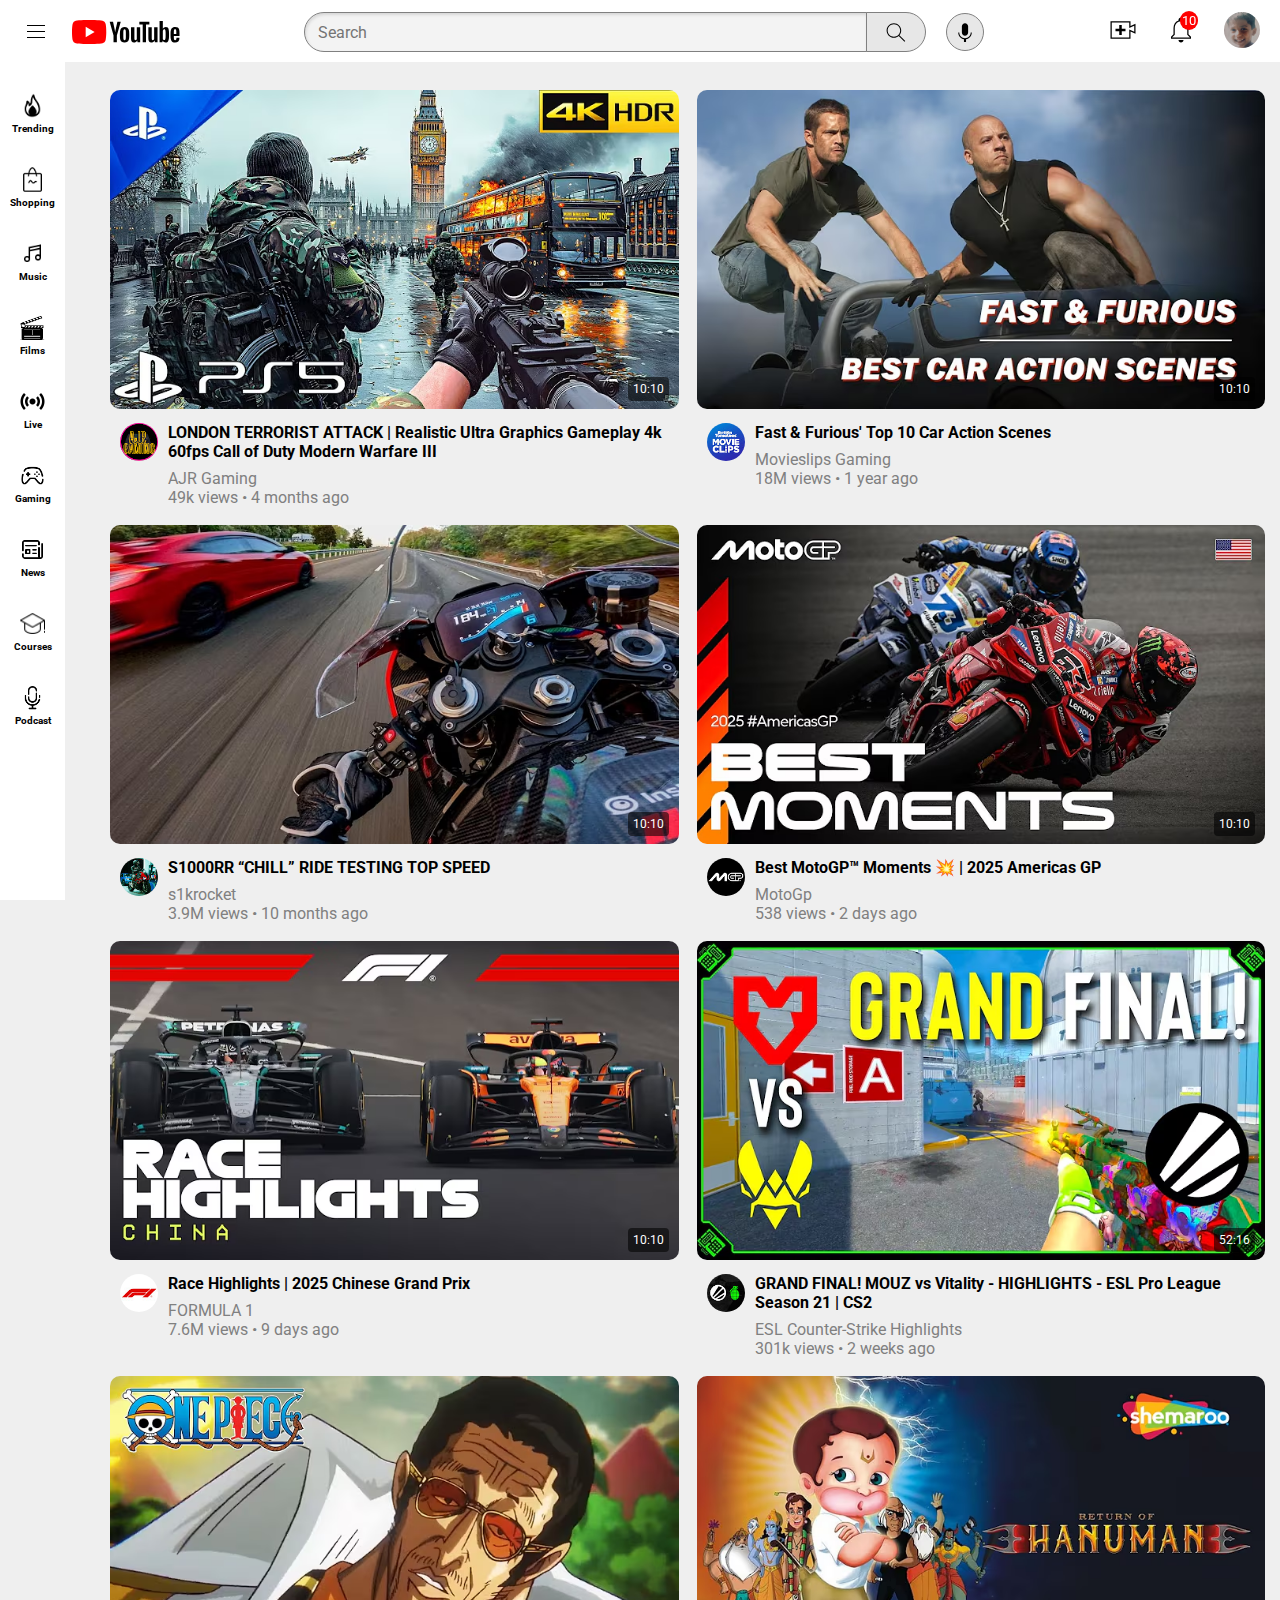
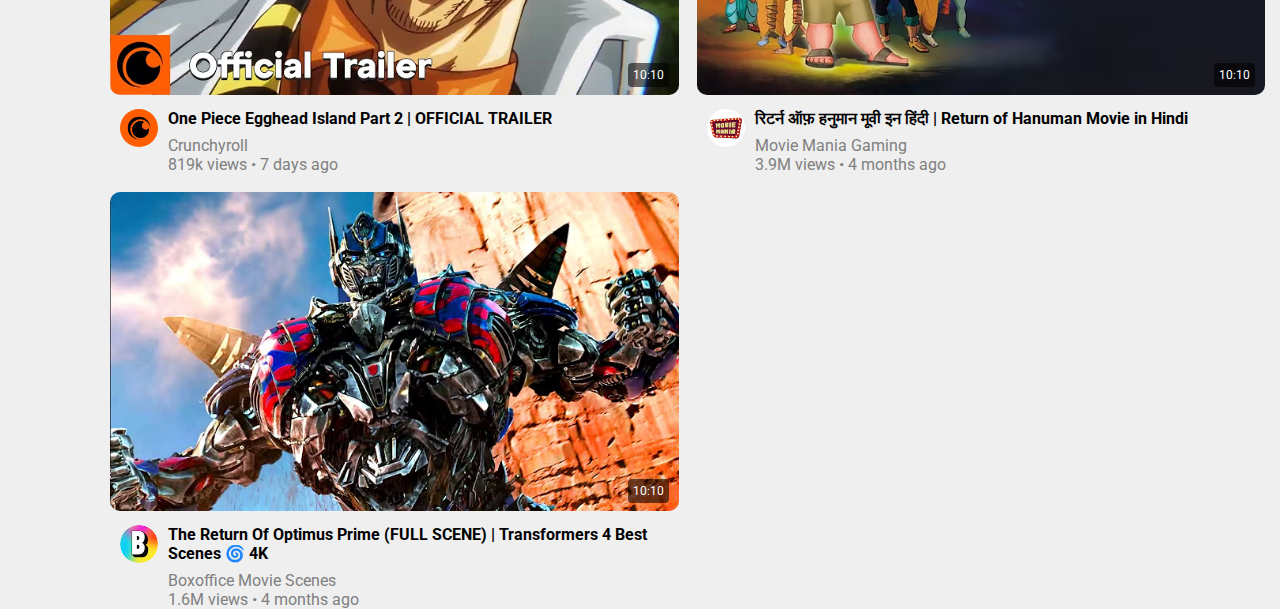
<file: index.html>
<!DOCTYPE html>
<html lang="en">
<head>
    <meta charset="UTF-8">
    <meta name="viewport" content="width=device-width, initial-scale=1.0">
    <title>YouTube</title>
    <link rel="stylesheet" href="style.css">

    <link rel="shortcut icon" href="fav/icons8-youtube-16 (1).png" type="image/x-icon">

    <!-- Font -->
    <link rel="preconnect" href="https://fonts.googleapis.com">
    <link rel="preconnect" href="https://fonts.gstatic.com" crossorigin>
    <link href="https://fonts.googleapis.com/css2?family=Roboto:ital,wght@0,100..900;1,100..900&display=swap" rel="stylesheet">
</head>
<body>
    



    <div class="flex-container">

        <div class="logo-section">
            <img class="menubutton" src="Images/hamburger-menu.svg" alt="">
            <img class="youtubelogo" src="Images/youtube-logo.svg" alt="">
        </div>

        <div class="search-section">
            <input class="searchbox" type="text" placeholder="Search">
            <button class="search-btn">
                <img class="search-icon" src="Images/search.svg" alt="">
                <div class="searchtooltip">Search</div>

            </button>



            <button class="voice-search-btn">
                <img class="mic-icon" src="Images/voice-search-icon.svg" alt="">
                <div class="voicetooltip">Search with your voice</div>
            </button>
        </div>

        <div class="profile-section">

            <div class="create-tooltip"> 
            <img class="create" src="Images/upload.svg" alt="">
            <p class="createtooltip">Create</p>
        </div>
            <div class="no-notifications">
            <img class="notification" src="Images/notifications.svg" alt="">
            <div class="notificationtooltip">Notifications</div>
            <div class="no-of-notifications">10</div>
            </div>

            <div>

            <img class="user-profile" src="Images/channels4_profile.jpg" alt="">

        </div>
        </div>
    </div>




    <div class="sidebar">
        <div class="sidbar-content">
            <img src="sidebar-icon/icons8-trending-32.png" alt="">
            <p>Trending</p>
        </div>

        <div class="sidbar-content">
            <img src="sidebar-icon/icons8-shopping-bag-64.png" alt="">
            <p>Shopping</p>
        </div>

        <div class="sidbar-content">
            <img src="sidebar-icon/icons8-music-note-32.png" alt="">
            <p>Music</p>
        </div>

        <div class="sidbar-content">
            <img src="sidebar-icon/icons8-film-48.png" alt="">
            <p>Films</p>
        </div>

        <div class="sidbar-content">
            <img src="sidebar-icon/icons8-live-50.png" alt="">
            <p>Live</p>
        </div>

        <div class="sidbar-content">
            <img src="sidebar-icon/icons8-game-controller-48.png" alt="">
            <p>Gaming</p>
        </div>

        <div class="sidbar-content">
            <img src="sidebar-icon/icons8-news-48.png" alt="">
            <p>News</p>
        </div>

        <div class="sidbar-content">
            <img src="sidebar-icon/icons8-graduation-cap-24.png" alt="">
            <p>Courses</p>
        </div>

        <div class="sidbar-content">
            
            <img src="sidebar-icon/icons8-podcast-48.png" alt="">
            <p>Podcast</p>
            
        </div>

        
    </div>






    <div class="grid-container">

        <div class="youtub-content">
        <div class="grid-img">
            <img class="thumbnail" src="Images/t1.avif" alt="">
            <div class="video-time">10:10</div>
        </div>
        <div class="grid-content">
            <div class="profile-img">
                <img class="profile-picture" src="Images/ajr.jpg" alt="">
            </div>
            <div class="video-info">
                <p class="title">LONDON TERRORIST ATTACK | Realistic Ultra Graphics Gameplay 4k 60fps Call of Duty Modern Warfare III</p>
                <p class="name">AJR Gaming</p>

                <p class="views">49k views &#8226; 4 months ago</p>
            </div>
        </div>
    </div>

    <!-- https://youtu.be/Kqx4QNQcB-c?si=-RnCik5QmS5bbzJ4 -->


    <div class="youtub-content">
        <div class="grid-img">
            <img class="thumbnail" src="Images/ff.avif" alt="">
            <div class="video-time">10:10</div>
        </div>
        <div class="grid-content">
            <div class="profile-img">
                <img class="profile-picture" src="Images/mc.jpg" alt="">
            </div>
            <div class="video-info">
                <p class="title">Fast & Furious' Top 10 Car Action Scenes</p>
                <p class="name">Movieslips Gaming</p>
                <p class="views">18M views &#8226; 1 year ago</p>
            </div>
        </div>
    </div>

    <!-- https://youtu.be/NOLlgPn8cIY?si=s0eSi90dlc4lywev -->



    <div class="youtub-content">
        <div class="grid-img">
            <img class="thumbnail" src="Images/bmws1000rr.avif" alt="">
            <div class="video-time">10:10</div>
        </div>
        <div class="grid-content">
            <div class="profile-img">
                <img class="profile-picture" src="Images/s1000.jpg" alt="">
            </div>
            <div class="video-info">
                <p class="title">S1000RR “CHILL” RIDE TESTING TOP SPEED</p>
                <p class="name">s1krocket</p>
                <p class="views">3.9M views &#8226; 10 months ago</p>
            </div>
        </div>
    </div>

    <!-- https://youtu.be/i9nBNM8lNUY?si=61sTd8eb1TqBX0wT -->


    <div class="youtub-content">
        <div class="grid-img">
            <img class="thumbnail" src="Images/motogp.avif" alt="">
            <div class="video-time">10:10</div>
        </div>
        <div class="grid-content">
            <div class="profile-img">
                <img class="profile-picture" src="Images/motogp.jpg" alt="">
            </div>
            <div class="video-info">
                <p class="title">Best MotoGP™ Moments 💥 | 2025 Americas GP</p>
                <p class="name">MotoGp</p>
                <p class="views">538 views &#8226; 2 days ago</p>
            </div>
        </div>
    </div>



    <div class="youtub-content">
        <div class="grid-img">
            <img class="thumbnail" src="Images/f1.avif" alt="">
            <div class="video-time">10:10</div>
        </div>
        <div class="grid-content">
            <div class="profile-img">
                <img class="profile-picture" src="Images/f1logo.jpg" alt="">
            </div>
            <div class="video-info">
                <p class="title">Race Highlights | 2025 Chinese Grand Prix</p>
                <p class="name">FORMULA 1</p>
                <p class="views">7.6M views &#8226; 9 days ago</p>
            </div>
        </div>
    </div>


    <!-- https://youtu.be/Hml6MaRRkn8?si=gXNke_W_PkYFpt-D -->



    <div class="youtub-content">
        <div class="grid-img">
            <img class="thumbnail" src="Images/cs2.avif" alt="">
            <div class="video-time">52:16</div>
        </div>
        <div class="grid-content">
            <div class="profile-img">
                <img class="profile-picture" src="Images/cs2logo.jpg" alt="">
            </div>
            <div class="video-info">
                <p class="title">GRAND FINAL! MOUZ vs Vitality - HIGHLIGHTS - ESL Pro League Season 21 | CS2</p>
                <p class="name">ESL Counter-Strike Highlights</p>
                <p class="views">301k views &#8226; 2 weeks ago</p>
            </div>
        </div>
    </div>

<!-- https://youtu.be/-xv9ZproojE?si=cT_SjpHk-gM7mE6I -->


    <div class="youtub-content">
        <div class="grid-img">
            <img class="thumbnail" src="Images/opimg.avif" alt="">
            <div class="video-time">10:10</div>
        </div>
        <div class="grid-content">
            <div class="profile-img">
                <img class="profile-picture" src="Images/oplogo.jpg" alt="">
            </div>
            <div class="video-info">
                <p class="title">One Piece Egghead Island Part 2 | OFFICIAL TRAILER</p>
                <p class="name">Crunchyroll</p>
                <p class="views">819k views &#8226; 7 days ago</p>
            </div>
        </div>
    </div>

    <!-- https://youtu.be/3NUizzImhig?si=U-hAkzZrpA_pfuMw -->


    <div class="youtub-content">
        <div class="grid-img">
            <img class="thumbnail" src="Images/hanumanimg.avif" alt="">
            <div class="video-time">10:10</div>
        </div>
        <div class="grid-content">
            <div class="profile-img">
                <img class="profile-picture" src="Images/hanumanlogo.jpg" alt="">
            </div>
            <div class="video-info">
                <p class="title">रिटर्न ऑफ़ हनुमान मूवी इन हिंदी | Return of Hanuman Movie in Hindi</p>
                <p class="name">Movie Mania Gaming</p>
                <p class="views">3.9M views &#8226; 4 months ago</p>
            </div>
        </div>
    </div>


    <!-- https://youtu.be/Ervg0OnT238?si=rS_ZFQ5_kxwz1hLz -->



    <div class="youtub-content">
        <div class="grid-img">
            <img class="thumbnail" src="Images/t2.avif" alt="">
            <div class="video-time">10:10</div>
        </div>
        <div class="grid-content">
            <div class="profile-img">
                <img class="profile-picture" src="Images/t2.jpg" alt="">
            </div>
            <div class="video-info">
                <p class="title">The Return Of Optimus Prime (FULL SCENE) | Transformers 4 Best Scenes 🌀 4K</p>
                <p class="name">Boxoffice Movie Scenes</p>
                <p class="views">1.6M views &#8226; 4 months ago</p>
            </div>
        </div>
    </div>


    <!-- https://youtu.be/pp_eAUyJK_0?si=EY-mT-XwnJrDwn7c -->
        

        



    </div>




</body>
</html>
</file>
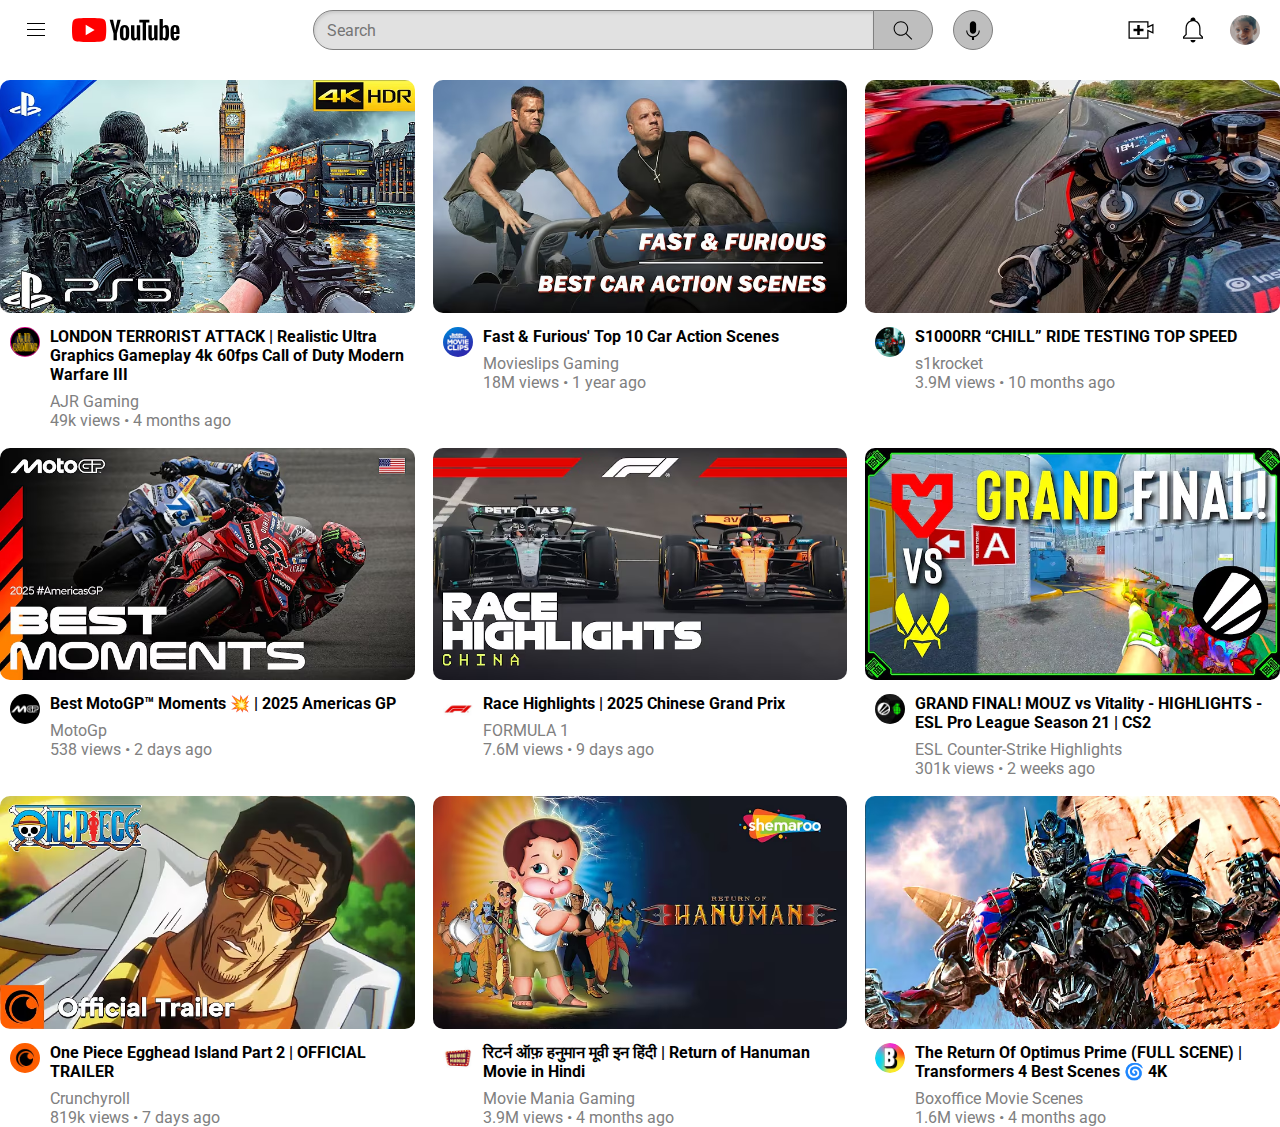
<file: Youtube-Project/index.html>
<!DOCTYPE html>
<html lang="en">
<head>
    <meta charset="UTF-8">
    <meta name="viewport" content="width=device-width, initial-scale=1.0">
    <title>YouTube</title>
    <link rel="stylesheet" href="style.css">

    <link rel="shortcut icon" href="fav/icons8-youtube-16.png" type="image/x-icon">

    <!-- Font -->
    <link rel="preconnect" href="https://fonts.googleapis.com">
    <link rel="preconnect" href="https://fonts.gstatic.com" crossorigin>
    <link href="https://fonts.googleapis.com/css2?family=Roboto:ital,wght@0,100..900;1,100..900&display=swap" rel="stylesheet">
</head>
<body>
    



    <div class="flex-container">

        <div class="logo-section">
            <img class="menubutton" src="Images/hamburger-menu.svg" alt="">
            <img class="youtubelogo" src="Images/youtube-logo.svg" alt="">
        </div>

        <div class="search-section">
            <input class="searchbox" type="text" placeholder="Search">
            <button class="search-btn">
                <img class="search-icon" src="Images/search.svg" alt="">
            </button>
            <button class="voice-search-btn">
                <img class="mic-icon" src="Images/voice-search-icon.svg" alt="">
            </button>
        </div>

        <div class="profile-section">
            <img class="create" src="Images/upload.svg" alt="">
            <img class="notification" src="Images/notifications.svg" alt="">
            <img class="user-profile" src="Images/channels4_profile.jpg" alt="">
        </div>
    </div>






    <div class="grid-container">

        <div class="youtub-content">
        <div class="grid-img">
            <img class="thumbnail" src="Images/t1.avif" alt="">
        </div>
        <div class="grid-content">
            <div class="profile-img">
                <img class="profile-picture" src="Images/ajr.jpg" alt="">
            </div>
            <div class="video-info">
                <p class="title">LONDON TERRORIST ATTACK | Realistic Ultra Graphics Gameplay 4k 60fps Call of Duty Modern Warfare III</p>
                <p class="name">AJR Gaming</p>

                <p class="views">49k views &#8226; 4 months ago</p>
            </div>
        </div>
    </div>

    <!-- https://youtu.be/Kqx4QNQcB-c?si=-RnCik5QmS5bbzJ4 -->


    <div class="youtub-content">
        <div class="grid-img">
            <img class="thumbnail" src="Images/ff.avif" alt="">
        </div>
        <div class="grid-content">
            <div class="profile-img">
                <img class="profile-picture" src="Images/mc.jpg" alt="">
            </div>
            <div class="video-info">
                <p class="title">Fast & Furious' Top 10 Car Action Scenes</p>
                <p class="name">Movieslips Gaming</p>
                <p class="views">18M views &#8226; 1 year ago</p>
            </div>
        </div>
    </div>

    <!-- https://youtu.be/NOLlgPn8cIY?si=s0eSi90dlc4lywev -->



    <div class="youtub-content">
        <div class="grid-img">
            <img class="thumbnail" src="Images/bmws1000rr.avif" alt="">
        </div>
        <div class="grid-content">
            <div class="profile-img">
                <img class="profile-picture" src="Images/s1000.jpg" alt="">
            </div>
            <div class="video-info">
                <p class="title">S1000RR “CHILL” RIDE TESTING TOP SPEED</p>
                <p class="name">s1krocket</p>
                <p class="views">3.9M views &#8226; 10 months ago</p>
            </div>
        </div>
    </div>

    <!-- https://youtu.be/i9nBNM8lNUY?si=61sTd8eb1TqBX0wT -->


    <div class="youtub-content">
        <div class="grid-img">
            <img class="thumbnail" src="Images/motogp.avif" alt="">
        </div>
        <div class="grid-content">
            <div class="profile-img">
                <img class="profile-picture" src="Images/motogp.jpg" alt="">
            </div>
            <div class="video-info">
                <p class="title">Best MotoGP™ Moments 💥 | 2025 Americas GP</p>
                <p class="name">MotoGp</p>
                <p class="views">538 views &#8226; 2 days ago</p>
            </div>
        </div>
    </div>



    <div class="youtub-content">
        <div class="grid-img">
            <img class="thumbnail" src="Images/f1.avif" alt="">
        </div>
        <div class="grid-content">
            <div class="profile-img">
                <img class="profile-picture" src="Images/f1logo.jpg" alt="">
            </div>
            <div class="video-info">
                <p class="title">Race Highlights | 2025 Chinese Grand Prix</p>
                <p class="name">FORMULA 1</p>
                <p class="views">7.6M views &#8226; 9 days ago</p>
            </div>
        </div>
    </div>


    <!-- https://youtu.be/Hml6MaRRkn8?si=gXNke_W_PkYFpt-D -->



    <div class="youtub-content">
        <div class="grid-img">
            <img class="thumbnail" src="Images/cs2.avif" alt="">
        </div>
        <div class="grid-content">
            <div class="profile-img">
                <img class="profile-picture" src="Images/cs2logo.jpg" alt="">
            </div>
            <div class="video-info">
                <p class="title">GRAND FINAL! MOUZ vs Vitality - HIGHLIGHTS - ESL Pro League Season 21 | CS2</p>
                <p class="name">ESL Counter-Strike Highlights</p>
                <p class="views">301k views &#8226; 2 weeks ago</p>
            </div>
        </div>
    </div>

<!-- https://youtu.be/-xv9ZproojE?si=cT_SjpHk-gM7mE6I -->


    <div class="youtub-content">
        <div class="grid-img">
            <img class="thumbnail" src="Images/opimg.avif" alt="">
        </div>
        <div class="grid-content">
            <div class="profile-img">
                <img class="profile-picture" src="Images/oplogo.jpg" alt="">
            </div>
            <div class="video-info">
                <p class="title">One Piece Egghead Island Part 2 | OFFICIAL TRAILER</p>
                <p class="name">Crunchyroll</p>
                <p class="views">819k views &#8226; 7 days ago</p>
            </div>
        </div>
    </div>

    <!-- https://youtu.be/3NUizzImhig?si=U-hAkzZrpA_pfuMw -->


    <div class="youtub-content">
        <div class="grid-img">
            <img class="thumbnail" src="Images/hanumanimg.avif" alt="">
        </div>
        <div class="grid-content">
            <div class="profile-img">
                <img class="profile-picture" src="Images/hanumanlogo.jpg" alt="">
            </div>
            <div class="video-info">
                <p class="title">रिटर्न ऑफ़ हनुमान मूवी इन हिंदी | Return of Hanuman Movie in Hindi</p>
                <p class="name">Movie Mania Gaming</p>
                <p class="views">3.9M views &#8226; 4 months ago</p>
            </div>
        </div>
    </div>


    <!-- https://youtu.be/Ervg0OnT238?si=rS_ZFQ5_kxwz1hLz -->



    <div class="youtub-content">
        <div class="grid-img">
            <img class="thumbnail" src="Images/t2.avif" alt="">
        </div>
        <div class="grid-content">
            <div class="profile-img">
                <img class="profile-picture" src="Images/t2.jpg" alt="">
            </div>
            <div class="video-info">
                <p class="title">The Return Of Optimus Prime (FULL SCENE) | Transformers 4 Best Scenes 🌀 4K</p>
                <p class="name">Boxoffice Movie Scenes</p>
                <p class="views">1.6M views &#8226; 4 months ago</p>
            </div>
        </div>
    </div>


    <!-- https://youtu.be/pp_eAUyJK_0?si=EY-mT-XwnJrDwn7c -->
        

        



    </div>




</body>
</html>
</file>
<file: style.css>
*{
    box-sizing:border-box;
    margin: 0;
    padding: 0;
    font-family: Roboto, Arial, sans-serif;
}

html,body{
    height: 100%;
    width: 100%;
}




    body {
        /* padding-top: 80px;  */
        padding-top: 90px;
        padding-left: 110px;
        padding-right: 15px;
        background-color: rgba(224, 224, 224, 0.507);
        

    }
    




.flex-container{
    background-color: white;
    display: flex;
    /* flex-wrap: wrap; */
    height: auto;
    margin-bottom: 17px;
    padding-bottom: 10px;
    padding-top: 12px;

    justify-content: space-between;
    /* border-bottom: 1px solid black; */

    position: fixed;
    left: 0;
    right: 0;
    top: 0;
    z-index: 1000;
    
}



.logo-section{
    /* background-color: red; */
    /* width: 200px; */ 
    display: flex;
    align-items: center;  
    flex-shrink: 0;  
}




.menubutton{
    height :24px;
    margin-right: 24px;
    margin-left: 24px;
    cursor: pointer;
}

.youtubelogo{
    height: 24px;
    cursor: pointer;
}



.search-section{
    flex: 1;
    /* background-color: pink; */
    display: flex;
    margin-left: 50px;
    margin-right: 50px;
    max-width: 680px;
    /* min-width: 200px; */
    min-width: 120px;  /* Prevents search section from shrinking too much */

    align-items: center;
    
    
}


.searchbox{
    flex: 1;
    max-width: 690px;
    min-width: 10px;  /* Prevents input from shrinking too much */
    height: 40px;
    /* border-radius: 50px; */
    border-top-left-radius: 50px;
    border-bottom-left-radius: 50px;
    border-width: 1px;
    border-style:  solid;
    border-color: grey;
    outline: none;
    font-size: 16px;
    padding-left: 13px;
    background-color: rgba(203, 203, 203, 0.238);
    box-shadow: inset 1px 2px 3px rgba(128, 128, 128, 0.238);
    
}

.searchbox::placeholder{

    /* padding-left: 13px; */
    font-size: 16px;
    

}



.search-btn{
    height:40px;
    width: 60px;
    display: flex;
    background-color: rgba(209, 209, 209, 0.515);
    border-width: 1px;
    border-style:  solid;
    border-color: grey;
    align-items: center;
    /* border-radius: 30px; */
    border-top-right-radius: 50px;
    border-bottom-right-radius: 50px;
    margin-left: -1px;
    flex-shrink: 0; /* Prevent shrinking */

    position: relative;
}


.searchtooltip{
    position: absolute;
    right: -18px;
    bottom: -24px;
    background-color: grey;
    color: white;
    padding: 5px;
    border-radius: 2px;
    opacity: 0;
    transition: opacity 0.15s;
    pointer-events: none;
    
}

.search-btn:hover .searchtooltip{
    opacity: 1;
}




.voice-search-btn{
    margin-left: 20px;
    height:38px;
    width: 38px;
    display: flex;
    background-color: rgba(209, 209, 209, 0.515);
    border-width: 1px;
    border-style:  solid;
    border-color: grey;
    align-items: center;
    border-radius: 50px;
    flex-shrink: 0; /* Prevent shrinking */
    position: relative;
}


.voicetooltip{
    position: absolute;
    width: 145px;
    right: -120px;
    bottom: -26px;
    background-color: grey;
    color: white;
    border-radius: 2px;
    padding: 5px;
    opacity: 0;
    transition: opacity 0.15s;
    pointer-events: none;
    font-size: 12px;

}

.voice-search-btn:hover .voicetooltip{
    opacity: 1;
}





.search-icon{
width: 100%;
height: 25px;
cursor: pointer;
}


.mic-icon{
    width: 100%;
    height: 25px;
    cursor: pointer;
}



.profile-section{
    /* background-color: aqua; */
    /* min-width: 200px; */
    max-width: 200px;
    flex-shrink: 0;
    display: flex;
    align-items: center;
    justify-content: space-between;
}

.create{
    height: 30px;
    cursor: pointer;
    
}


.create-tooltip{
    position: relative;
}

.createtooltip{

    position: absolute;
    right: -30px;
    bottom: -28px;
    background-color: grey;
    color: white;
    border-radius: 2px;
    padding: 5px;
    opacity: 0;
    transition: opacity 0.15s;
    pointer-events: none;
    font-size: 12px;

}


.create-tooltip:hover .createtooltip{
    opacity: 1;
}



.user-profile{
    height: 36px;
    /* width: 100%; */
    border-radius: 50px;
    margin-right: 20px;
    cursor: pointer;
}

.notification{
    height: 30px;
    width: 100%;
    /* margin-left: 22px; */
    /* margin-right: 22px; */
}




.no-notifications{
    position: relative;
    margin: 0;
    padding: 0;
    margin-left: 28px; 
     margin-right: 28px; 
     cursor: pointer;
     

}

.no-of-notifications{
    color: white;
    background-color: red;
    border-radius: 40px;
    padding: 2px;
    position: absolute;
    top: -4px;
    right: -2px;
    font-size: 13px;
    cursor: pointer;
}


.notificationtooltip{
    position: absolute;
    right: -50px;
    bottom: -28px;
    background-color: grey;
    color: white;
    border-radius: 2px;
    padding: 5px;
    opacity: 0;
    transition: opacity 0.15s;
    pointer-events: none;
    font-size: 12px;
}

.no-notifications:hover .notificationtooltip{
    opacity: 1;
}



.sidebar{
    background-color: white; /* Or any color you want */
    bottom: 0;
    left: 0;
    top:40px;

    /* height: 40px; */
    /* padding: 100px; */
    z-index: 100;

    

    

}

.sidebar{
    display: flex;
    flex-direction: column;
    /* justify-content: space-between; */
    /* justify-content: center; */
    position: fixed;

    gap: 18px;
    padding-top: 53px;
}

.sidbar-content{
    display: flex;
    flex-direction: column;
    align-items: center; 
    gap: 1px; /* Adds spacing between child elements */
    /* margin-top: 50px; */
    padding-left: 10px;
    padding-right: 10px;
    
    padding-bottom: 15px;
    

}

.sidbar-content img{
    height: 25px;
    
}

.sidbar-content p{

    font-weight: bold;
    font-size: 10px;
    margin-top: 4px;
}


.sidbar-content:hover{
    background-color: rgba(217, 217, 217, 0.638);
    cursor: pointer;
}






.grid-container{
    display: grid;
    /* grid-template-columns:1fr 1fr 1fr; */
    grid-template-columns: repeat(auto-fill, minmax(400px, 1fr));
    
    row-gap: 18px;
    column-gap: 18px;
}


.thumbnail{
width: 100%;
border-radius: 10px;
cursor: pointer;
}


.grid-img{
    position: relative;
}


.video-time{
    padding: 5px;
    color: white;
    background-color: rgba(0, 0, 0, 0.57);
    position: absolute;
    right: 10px;
    bottom: 12px;
    border-radius: 4px;
    font-size: 12px;
    cursor: pointer;
}







.grid-content{
    display: flex;
    padding-left: 10px;
    padding-top: 10px;
    
    
}


.profile-picture{
    width: 38px;
    border-radius: 50px;
    cursor: pointer;


}

.profile-img{
    padding-right: 10px;
}



.name{
padding-top: 8px;
cursor: pointer;
color: gray;


}


.title{
    /* color: white; */
    font-weight: bold;
    cursor: pointer;
}

.views{
    cursor: pointer;
    color: gray;


}
</file>
<file: Youtube-Project/style.css>
*{
    box-sizing:border-box;
    margin: 0;
    padding: 0;
    font-family: Roboto, Arial, sans-serif;
}

html,body{
    height: 100%;
    width: 100%;
}








.flex-container{
    display: flex;
    height: 60px;
    margin-bottom: 20px;
    justify-content: space-between;
    /* border-bottom: 1px solid black; */
    
}


.logo-section{
    /* background-color: red; */
    /* width: 200px; */ 
    display: flex;
    align-items: center;  
    flex-shrink: 0;  
}




.menubutton{
    height :24px;
    margin-right: 24px;
    margin-left: 24px;
}

.youtubelogo{
    height: 24px;
}



.search-section{
    flex: 1;
    /* background-color: pink; */
    display: flex;
    margin-left: 50px;
    margin-right: 50px;
    max-width: 680px;
    /* min-width: 200px; */
    min-width: 300px;  /* Prevents search section from shrinking too much */

    align-items: center;
    
    
}


.searchbox{
    flex: 1;
    max-width: 700px;
    min-width: 150px;  /* Prevents input from shrinking too much */
    height: 40px;
    /* border-radius: 50px; */
    border-top-left-radius: 50px;
    border-bottom-left-radius: 50px;
    border-width: 1px;
    border-style:  solid;
    border-color: grey;
    outline: none;
    font-size: 16px;
    padding-left: 13px;
    background-color: rgba(128, 128, 128, 0.238);
    box-shadow: inset 1px 2px 3px rgba(128, 128, 128, 0.238);
}

.searchbox::placeholder{

    /* padding-left: 13px; */
    font-size: 16px;
    

}



.search-btn{
    height:40px;
    width: 60px;
    display: flex;
    background-color: rgba(128, 128, 128, 0.515);
    border-width: 1px;
    border-style:  solid;
    border-color: grey;
    align-items: center;
    /* border-radius: 30px; */
    border-top-right-radius: 50px;
    border-bottom-right-radius: 50px;
    margin-left: -1px;
    flex-shrink: 0; /* Prevent shrinking */




}


.voice-search-btn{
    margin-left: 20px;
    height:40px;
    width: 40px;
    display: flex;
    background-color: rgba(128, 128, 128, 0.515);
    border-width: 1px;
    border-style:  solid;
    border-color: grey;
    align-items: center;
    border-radius: 50px;
    flex-shrink: 0; /* Prevent shrinking */

    

}

.search-icon{
width: 100%;
height: 25px;
}


.mic-icon{
    width: 100%;
    height: 25px;
}



.profile-section{
    /* background-color: aqua; */
    /* min-width: 200px; */
    max-width: 200px;
    flex-shrink: 0;
    display: flex;
    align-items: center;
    justify-content: space-between;
}

.create{
    height: 30px;
    
}

.user-profile{
    height: 30px;
    /* width: 100%; */
    border-radius: 50px;
    margin-right: 20px;
}

.notification{
    height: 30px;
    width: 100%;
    margin-left: 22px;
    margin-right: 22px;
}






.grid-container{
    display: grid;
    /* grid-template-columns:1fr 1fr 1fr; */
    grid-template-columns: repeat(auto-fill, minmax(400px, 1fr));

    row-gap: 18px;
    column-gap: 18px;
}


.thumbnail{
width: 100%;
border-radius: 10px;
cursor: pointer;
}



.grid-content{
    display: flex;
    padding-left: 10px;
    padding-top: 10px;
    
    
}


.profile-picture{
    width: 30px;
    border-radius: 50px;
    cursor: pointer;


}

.profile-img{
    padding-right: 10px;
}



.name{
padding-top: 8px;
cursor: pointer;
color: gray;


}


.title{
    /* color: white; */
    font-weight: bold;
    cursor: pointer;
}

.views{
    cursor: pointer;
    color: gray;


}
</file>
